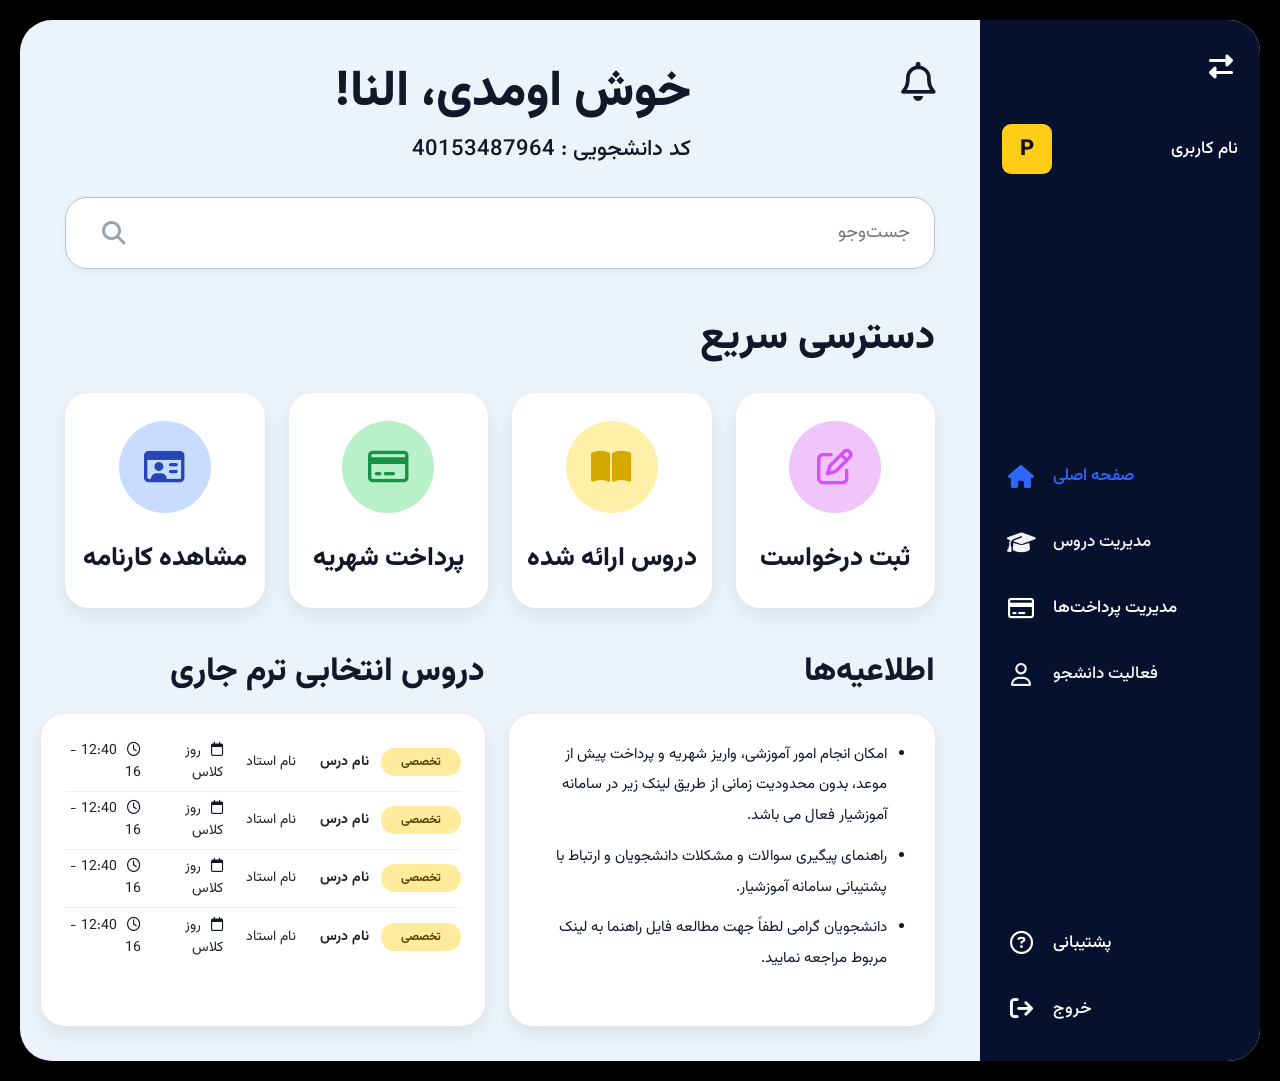
<file: index(1).html>
<!DOCTYPE html>
<html lang="fa" dir="rtl">
<head>
<meta charset="UTF-8">
<meta name="viewport" content="width=device-width, initial-scale=1.0">

<title>داشبورد آموزشیار</title>

<link href="https://fonts.googleapis.com/css2?family=Vazirmatn:wght@300;400;500;600;700;800&display=swap" rel="stylesheet">

<link rel="stylesheet" href="https://cdnjs.cloudflare.com/ajax/libs/font-awesome/6.5.2/css/all.min.css">

<link rel="stylesheet" href="style.css">
</head>

<body>

<div class="app">

    <aside class="sidebar" id="sidebar">

        <div class="sidebar-top">

            <button class="toggle-btn" id="toggleBtn">
                <i class="fa-solid fa-right-left"></i>
            </button>

            <div class="profile">
                <div class="profile-name">نام کاربری</div>
                <div class="avatar">P</div>
            </div>

        </div>

        <nav class="menu">

            <button class="menu-item active" data-page="homePage">
                <span class="menu-text">صفحه اصلی</span>
                <i class="fa-solid fa-house"></i>
            </button>

            <button class="menu-item disabled">
                <span class="menu-text">مدیریت دروس</span>
                <i class="fa-solid fa-graduation-cap"></i>
            </button>

            <button class="menu-item" data-page="paymentPage">
                <span class="menu-text">مدیریت پرداخت‌ها</span>
                <i class="fa-regular fa-credit-card"></i>
            </button>

            <button class="menu-item disabled">
                <span class="menu-text">فعالیت دانشجو</span>
                <i class="fa-regular fa-user"></i>
            </button>

        </nav>

        <div class="sidebar-bottom">

            <button>
                <span class="menu-text">پشتیبانی</span>
                <i class="fa-regular fa-circle-question"></i>
            </button>

            <button>
                <span class="menu-text">خروج</span>
                <i class="fa-solid fa-arrow-right-from-bracket"></i>
            </button>

        </div>

    </aside>

    <main class="main">

        <section id="homePage" class="page active">

            <header class="home-header">

                <i class="fa-regular fa-bell bell"></i>

                <div class="welcome">
                    <h1>خوش اومدی، النا!</h1>
                    <p>کد دانشجویی : 40153487964</p>
                </div>

            </header>

            <div class="search-box">
                <input type="text" placeholder="جست‌وجو">
                <i class="fa-solid fa-magnifying-glass"></i>
            </div>

            <h2 class="section-title">دسترسی سریع</h2>

            <div class="quick-grid">

                <div class="quick-card">
                    <div class="quick-icon pink">
                        <i class="fa-regular fa-pen-to-square"></i>
                    </div>
                    <h3>ثبت درخواست</h3>
                </div>

                <div class="quick-card">
                    <div class="quick-icon yellow">
                        <i class="fa-solid fa-book-open"></i>
                    </div>
                    <h3>دروس ارائه شده</h3>
                </div>

                <div class="quick-card">
                    <div class="quick-icon green">
                        <i class="fa-regular fa-credit-card"></i>
                    </div>
                    <h3>پرداخت شهریه</h3>
                </div>

                <div class="quick-card">
                    <div class="quick-icon blue">
                        <i class="fa-regular fa-id-card"></i>
                    </div>
                    <h3>مشاهده کارنامه</h3>
                </div>

            </div>

            <div class="home-bottom">

                <div class="notice-panel">
                    <h2>اطلاعیه‌ها</h2>

                    <div class="notice-card">
                        <ul>
                            <li>امکان انجام امور آموزشی، واریز شهریه و پرداخت پیش از موعد، بدون محدودیت زمانی از طریق لینک زیر در سامانه آموزشیار فعال می باشد.</li>
                            <li>راهنمای پیگیری سوالات و مشکلات دانشجویان و ارتباط با پشتیبانی سامانه آموزشیار.</li>
                            <li>دانشجویان گرامی لطفاً جهت مطالعه فایل راهنما به لینک مربوط مراجعه نمایید.</li>
                        </ul>
                    </div>
                </div>

                <div class="courses-panel">
                    <h2>دروس انتخابی ترم جاری</h2>

                    <div class="courses-card">

                        <div class="course-row">
                            <span class="badge">تخصصی</span>
                            <strong>نام درس</strong>
                            <span>نام استاد</span>
                            <span><i class="fa-regular fa-calendar"></i> روز کلاس</span>
                            <span><i class="fa-regular fa-clock"></i> 12:40 - 16</span>
                        </div>

                        <div class="course-row">
                            <span class="badge">تخصصی</span>
                            <strong>نام درس</strong>
                            <span>نام استاد</span>
                            <span><i class="fa-regular fa-calendar"></i> روز کلاس</span>
                            <span><i class="fa-regular fa-clock"></i> 12:40 - 16</span>
                        </div>

                        <div class="course-row">
                            <span class="badge">تخصصی</span>
                            <strong>نام درس</strong>
                            <span>نام استاد</span>
                            <span><i class="fa-regular fa-calendar"></i> روز کلاس</span>
                            <span><i class="fa-regular fa-clock"></i> 12:40 - 16</span>
                        </div>

                        <div class="course-row">
                            <span class="badge">تخصصی</span>
                            <strong>نام درس</strong>
                            <span>نام استاد</span>
                            <span><i class="fa-regular fa-calendar"></i> روز کلاس</span>
                            <span><i class="fa-regular fa-clock"></i> 12:40 - 16</span>
                        </div>

                    </div>
                </div>

            </div>

        </section>

        <section id="paymentPage" class="page">

            <header class="payment-header">

                <i class="fa-regular fa-bell bell"></i>

                <h1>مدیریت پرداخت‌ها</h1>

            </header>

            <div class="payment-top">

                <div class="safe-card">
                    <h3>امنیت پرداخت تضمین شده</h3>

                    <p>
                        تمامی تراکنش‌های مالی در بستر امن و با استفاده از درگاه‌های رسمی بانک مرکزی انجام می‌شود.
                    </p>

                    <button class="outline-btn">اطلاعات بیشتر</button>
                </div>

                <div class="finance-card">

                    <div class="finance-stats">

                        <div>
                            <h4>مبلغ کل شهریه (ریال):</h4>
                            <span>385,318,800</span>
                        </div>

                        <div>
                            <h4>مبلغ پرداخت شده (ریال):</h4>
                            <span>380,027,100</span>
                        </div>

                        <div>
                            <h4>وضعیت تراز مالی (ریال):</h4>
                            <span class="debt">5,291,700 (بدهکار)</span>
                        </div>

                    </div>

                    <div class="finance-actions">
                        <button class="outline-btn">دریافت گواهی مالی</button>
                        <button class="primary-btn">پرداخت آنلاین بدهی</button>
                    </div>

                </div>

            </div>

            <div class="payment-bottom">

                <div class="notice-panel payment-notice">
                    <h2>اطلاعیه‌ها</h2>

                    <div class="notice-card">
                        <ul>
                            <li>امکان انجام امور آموزشی، واریز شهریه و پرداخت پیش از موعد، بدون محدودیت زمانی از طریق لینک زیر در سامانه آموزشیار فعال می باشد.</li>
                            <li>راهنمای پیگیری سوالات و مشکلات دانشجویان و ارتباط با پشتیبانی سامانه آموزشیار.</li>
                            <li>دانشجویان گرامی لطفاً جهت مطالعه فایل راهنما به لینک مربوط مراجعه نمایید.</li>
                        </ul>
                    </div>
                </div>

                <div class="history-panel">

                    <div class="tabs">
                        <button class="tab active">تاریخچه تراکنش‌ها</button>
                        <button class="tab">وضعیت بدهی‌ها</button>
                    </div>

                    <h2>تاریخچه پرداخت‌ها</h2>

                    <div class="history-card">

                        <div class="history-item">
                            <span class="circle"></span>
                            <strong>نیمسال دوم تحصیلی 1404-1403</strong>
                            <span>95,181,800</span>
                        </div>

                        <div class="history-item">
                            <span class="circle"></span>
                            <strong>نیمسال سوم تحصیلی 1404-1403</strong>
                            <span>31,038,800</span>
                        </div>

                        <div class="history-item">
                            <span class="circle"></span>
                            <strong>نیمسال اول تحصیلی 1404-1403</strong>
                            <span>95,181,800</span>
                        </div>

                        <div class="history-item">
                            <span class="circle"></span>
                            <strong>نیمسال دوم تحصیلی 1404-1403</strong>
                            <span>95,181,800</span>
                        </div>

                        <button class="more-btn">جزئیات بیشتر</button>

                    </div>

                </div>

            </div>

        </section>

    </main>

</div>

</div>
<div class="mobile-nav">

    <button class="active" data-page="homePage">
        <i class="fa-solid fa-house"></i>
        <span>خانه</span>
    </button>

    <button>
        <i class="fa-solid fa-graduation-cap"></i>
        <span>دروس</span>
    </button>

    <button data-page="paymentPage">
        <i class="fa-regular fa-credit-card"></i>
        <span>پرداخت</span>
    </button>

    <button>
        <i class="fa-regular fa-user"></i>
        <span>فعالیت</span>
    </button>

</div>
<script src="app.js"></script>
</body>
</html>
</file>
<file: style.css>
.mobile-nav{
    display:none ;
}
*{
    margin:0;
    padding:0;
    box-sizing:border-box;
    font-family:'Vazirmatn', sans-serif;
}

body{
    background:#000;
    padding:20px;
}

.app{
    min-height:95vh;
    background:#edf3fb;
    border-radius:32px;
    overflow:hidden;
    display:flex;
}

/* SIDEBAR */

.sidebar{
    width:280px;
    background:#06122d;
    color:#fff;
    padding:28px 18px;
    display:flex;
    flex-direction:column;
    justify-content:space-between;
    transition:.35s ease;
    flex-shrink:0;
}

.sidebar.closed{
    width:92px;
}

.sidebar-top{
    display:flex;
    flex-direction:column;
    gap:34px;
}

.toggle-btn{
    width:42px;
    height:42px;
    border:none;
    background:transparent;
    color:#fff;
    font-size:24px;
    cursor:pointer;
}

.profile{
    display:flex;
    align-items:center;
    justify-content:space-between;
    gap:14px;
    padding:0 4px;
}

.profile-name{
    font-size:17px;
    font-weight:500;
    white-space:nowrap;
}

.avatar{
    width:50px;
    height:50px;
    background:#ffcc16;
    color:#111;
    border-radius:9px;
    display:flex;
    align-items:center;
    justify-content:center;
    font-size:22px;
    font-weight:800;
    flex-shrink:0;
}

.menu{
    margin-top:58px;
    display:flex;
    flex-direction:column;
    gap:18px;
}

.menu-item,
.sidebar-bottom button{
    width:100%;
    height:48px;
    border:none;
    background:transparent;
    color:#fff;
    display:flex;
    align-items:center;
    justify-content:flex-end;
    gap:17px;
    font-size:17px;
    font-weight:500;
    cursor:pointer;
    border-radius:14px;
    padding:0 8px;
    transition:.25s ease;
}

.menu-item i,
.sidebar-bottom i{
    width:30px;
    font-size:23px;
    text-align:center;
    flex-shrink:0;
}

.menu-item:hover,
.sidebar-bottom button:hover{
    background:rgba(255,255,255,.06);
}

.menu-item.active{
    color:#2d67ff;
}

.menu-item.disabled{
    opacity:.95;
}

.sidebar-bottom{
    display:flex;
    flex-direction:column;
    gap:18px;
}

.sidebar.closed .menu-text,
.sidebar.closed .profile-name{
    display:none;
}

.sidebar.closed .profile{
    justify-content:center;
}

.sidebar.closed .menu-item,
.sidebar.closed .sidebar-bottom button{
    justify-content:center;
    padding:0;
}

/* MAIN */

.main{
    flex:1;
    padding:42px 45px 35px;
    overflow:auto;
}

.page{
    display:none;
}

.page.active{
    display:block;
}

/* HOME */

.home-header,
.payment-header{
    display:flex;
    align-items:flex-start;
    justify-content:space-between;
    margin-bottom:30px;
}

.bell{
    font-size:39px;
    color:#111827;
}

.welcome{
    text-align:right;
    margin-left:auto;
    margin-right:210px;
}

.welcome h1{
    font-size:50px;
    font-weight:800;
    color:#111827;
    line-height:1.25;
}

.welcome p{
    font-size:22px;
    font-weight:500;
    color:#111827;
    margin-top:7px;
}

.search-box{
    width:100%;
    height:72px;
    background:#fff;
    border:1px solid #b7c3d4;
    border-radius:22px;
    display:flex;
    align-items:center;
    padding:0 24px;
    box-shadow:0 4px 10px rgba(0,0,0,.04);
    margin-bottom:38px;
}

.search-box input{
    flex:1;
    border:none;
    outline:none;
    background:transparent;
    font-size:18px;
    color:#111827;
}

.search-box i{
    font-size:24px;
    color:#9aa3af;
    margin-left:12px;
}

.section-title{
    font-size:40px;
    font-weight:800;
    color:#111827;
    margin-bottom:24px;
}

.quick-grid{
    display:grid;
    grid-template-columns:repeat(4, 1fr);
    gap:24px;
    margin-bottom:38px;
}

.quick-card{
    height:215px;
    background:#fff;
    border-radius:24px;
    box-shadow:0 8px 20px rgba(0,0,0,.08);
    display:flex;
    flex-direction:column;
    align-items:center;
    justify-content:center;
}

.quick-icon{
    width:92px;
    height:92px;
    border-radius:50%;
    display:flex;
    align-items:center;
    justify-content:center;
    font-size:36px;
    margin-bottom:25px;
}

.quick-card h3{
    font-size:26px;
    font-weight:800; 
    color:#111827;
}

.pink{
    background:#efc5fb;
    color:#d84dff;
}

.yellow{
    background:#fff0a8;
    color:#d5a800;
}

.green{
    background:#b8f0c7;
    color:#159447;
}

.blue{
    background:#c8dcff;
    color:#2746b5;
}

.home-bottom{
    display:grid;
    grid-template-columns:49% 51%;
    gap:24px;
}

.notice-panel h2,
.courses-panel h2,
.history-panel h2{
    font-size:33px;
    font-weight:800;
    margin-bottom:16px;
    color:#111827;
}

.notice-card,
.courses-card,
.history-card{
    background:#fff;
    border-radius:24px;
    box-shadow:0 8px 20px rgba(0,0,0,.08);
}

.notice-card{
    min-height:312px;
    padding:26px 28px;
}

.notice-card ul{
    padding-right:20px;
    line-height:2.05;
    font-size:15px;
    color:#111827;
}

.notice-card li{
    margin-bottom:10px;
}

.courses-card{
    min-height:312px;
    padding:20px 24px;
}

.course-row{
    min-height:58px;
    display:grid;
    grid-template-columns:80px 1fr 1fr 1.15fr 1.25fr;
    gap:12px;
    align-items:center;
    border-bottom:1px solid #eceff4;
    font-size:14px;
    color:#222;
}

.course-row:last-child{
    border-bottom:none;
}

.course-row i{
    color:#111827;
    margin-left:6px;
}

.badge{
    background:#ffeb9b;
    color:#574500;
    border-radius:15px;
    padding:5px 10px;
    font-size:12px;
    text-align:center;
    font-weight:700;
}

/* PAYMENT */

.payment-header h1{
    font-size:50px;
    font-weight:800;
    color:#111827;
    margin-left:auto;
    margin-right:250px;
}

.payment-top{
    display:grid;
    grid-template-columns:38% 62%;
    gap:24px;
    margin-top:18px;
}

.safe-card,
.finance-card{
    min-height:220px;
    background:#fff;
    border-radius:24px;
    box-shadow:0 8px 20px rgba(0,0,0,.08);
    padding:30px;
}

.safe-card h3{
    font-size:27px;
    font-weight:800;
    color:#111827;
    margin-bottom:18px;
}

.safe-card p{
    font-size:16px;
    line-height:2;
    color:#374151;
    max-width:430px;
}

.outline-btn,
.primary-btn{
    height:54px;
    border-radius:16px;
    padding:0 34px;
    font-size:17px;
    font-weight:800;
    cursor:pointer;
    transition:.2s ease;
}

.outline-btn{
    background:transparent;
    border:2px solid #2d67ff;
    color:#2d67ff;
}

.primary-btn{
    background:#2d67ff;
    border:2px solid #2d67ff;
    color:#fff;
}

.safe-card .outline-btn{
    margin-top:25px;
}

.finance-stats{
    display:grid;
    grid-template-columns:repeat(3, 1fr);
    gap:22px;
    align-items:start;
}

.finance-stats h4{
    font-size:18px;
    font-weight:700;
    color:#111827;
    margin-bottom:14px;
}

.finance-stats span{
    font-size:26px;
    font-weight:800;
    color:#111827;
}

.finance-stats .debt{
    color:#c62828;
    font-size:23px;
}

.finance-actions{
    display:flex;
    justify-content:flex-end;
    gap:18px;
    margin-top:58px;
}

.payment-bottom{
    display:grid;
    grid-template-columns:49% 51%;
    gap:24px;
    margin-top:36px;
}

.payment-notice .notice-card{
    min-height:355px;
}

.history-panel{
    position:relative;
}

.tabs{
    display:flex;
    gap:12px;
    margin-bottom:18px;
}

.tab{
    height:45px;
    padding:0 25px;
    border:none;
    border-radius:15px;
    background:#fff;
    color:#111827;
    font-size:15px;
    font-weight:800;
    cursor:pointer;
    box-shadow:0 5px 14px rgba(0,0,0,.06);
}

.tab.active{
    background:#2d67ff;
    color:#fff;
}

.history-card{
    min-height:292px;
    padding:22px 24px;
}

.history-item{
    height:48px;
    border:1px solid #d9dee8;
    border-radius:15px;
    margin-bottom:12px;
    display:grid;
    grid-template-columns:24px 1fr auto;
    align-items:center;
    gap:12px;
    padding:0 14px;
    font-size:14px;
    color:#111827;
}

.history-item strong{
    font-size:14px;
    font-weight:700;
}

.history-item span:last-child{
    font-weight:800;
}

.circle{
    width:12px;
    height:12px;
    background:#2d67ff;
    border-radius:50%;
}

.more-btn{
    width:170px;
    height:46px;
    border:none;
    background:#2d67ff;
    color:#fff;
    border-radius:15px;
    font-size:16px;
    font-weight:800;
    cursor:pointer;
    margin-top:4px;
}

/* RESPONSIVE */

@media(max-width:1250px){
    .welcome,
    .payment-header h1{
        margin-right:80px;
    }

    .quick-grid{
        grid-template-columns:repeat(2, 1fr);
    }

    .home-bottom,
    .payment-bottom,
    .payment-top{
        grid-template-columns:1fr;
    }

    .finance-stats{
        grid-template-columns:1fr;
    }
}

@media(max-width:850px){
    body{
        padding:10px;
    }

    .app{
        flex-direction:column;
    }

    .sidebar,
    .sidebar.closed{
        width:100%;
        min-height:auto;
    }

    .sidebar.closed .menu-text,
    .sidebar.closed .profile-name{
        display:block;
    }

    .main{
        padding:25px 18px;
    }

    .welcome,
    .payment-header h1{
        margin-right:0;
    }

    .welcome h1,
    .payment-header h1{
        font-size:32px;
    }

    .welcome p{
        font-size:17px;
    }

    .quick-grid{
        grid-template-columns:1fr;
    }

    .course-row{
        grid-template-columns:1fr;
        gap:6px;
        padding:14px 0;
    }

    .finance-actions{
        flex-direction:column;
    }

    .outline-btn,
    .primary-btn{
        width:100%;
    }
}
@media (max-width:768px){

body{
    padding:0;
    background:#edf3fb;
}

.app{
    border-radius:0;
    min-height:100vh;
}

.sidebar{
    display:none;
}

.main{
    padding:20px 14px 95px;
}

/* HOME */

.home-header,
.payment-header{
    margin-bottom:20px;
}

.bell{
    font-size:22px;
}

.welcome,
.payment-header h1{
    margin:0;
}

.welcome h1,
.payment-header h1{
    font-size:20px;
    font-weight:800;
}

.welcome p{
    font-size:14px;
    margin-top:4px;
}

.search-box{
    height:52px;
    border-radius:18px;
    margin-bottom:25px;
}

.search-box input{
    font-size:14px;
}

.section-title{
    font-size:20px;
    margin-bottom:12px;
}

.quick-grid{
    grid-template-columns:repeat(4,1fr);
    gap:10px;
    margin-bottom:30px;
}

.quick-card{
    height:105px;
    border-radius:18px;
}

.quick-icon{
    width:52px;
    height:52px;
    margin-bottom:10px;
    font-size:22px;
}

.quick-card h3{
    font-size:11px;
    text-align:center;
}

.home-bottom{
    display:flex;
    flex-direction:column-reverse;
    gap:25px;
}

.courses-panel h2,
.notice-panel h2,
.history-panel h2{
    font-size:20px;
}

.course-row{
    display:flex;
    flex-wrap:wrap;
    gap:8px;
    padding:12px 0;
}

.course-row strong{
    width:100%;
    font-size:16px;
}

/* PAYMENT */

.payment-top{
    display:flex;
    flex-direction:column-reverse;
    gap:20px;
}

.payment-bottom{
    display:flex;
    flex-direction:column-reverse;
    gap:25px;
}

.finance-card,
.safe-card,
.notice-card,
.history-card{
    width:100%;
    border-radius:22px;
}

.finance-card{
    padding:24px;
}

.finance-stats{
    display:flex;
    flex-direction:column;
    gap:25px;
    text-align:center;
}

.finance-stats h4{
    font-size:18px;
}

.finance-stats span{
    font-size:20px;
}

.finance-actions{
    margin-top:30px;
    flex-direction:column-reverse;
}

.finance-actions button{
    width:100%;
}

.safe-card{
    text-align:center;
    padding:24px;
}

.safe-card h3{
    font-size:18px;
}

.safe-card p{
    font-size:15px;
}

.safe-card .outline-btn{
    width:100%;
}

.tabs{
    justify-content:flex-start;
    margin-bottom:18px;
}

.tab{
    background:transparent;
    box-shadow:none;
    border-radius:0;
    padding:0 5px;
    height:auto;
}

.tab.active{
    background:transparent;
    color:#f3a300;
    border-bottom:2px solid #f3a300;
    padding-bottom:10px;
}

.history-card{
    padding:14px;
}

.history-item{
    height:44px;
    font-size:12px;
    grid-template-columns:18px 1fr auto;
}

.history-item strong{
    font-size:12px;
}

.more-btn{
    width:100%;
    margin-top:12px;
}

/* Bottom Nav */

.mobile-nav{
    display:flex;
    position:fixed;
    bottom:0;
    left:0;
    right:0;
    height:74px;
    background:#06122d;
    justify-content:space-around;
    align-items:center;
    z-index:9999;
}

.mobile-nav button{
    background:none;
    border:none;
    color:#fff;
    display:flex;
    flex-direction:column;
    align-items:center;
    gap:5px;
}

.mobile-nav button i{
    font-size:22px;
}

.mobile-nav button span{
    font-size:11px;
}

.mobile-nav .active{
    color:#2d67ff;
}

}
.mobile-nav button{
    flex:1;
    height:100%;
    border:none;
    background:none;
    color:#fff;
    display:flex;
    flex-direction:column;
    align-items:center;
    justify-content:center;
    gap:6px;
    cursor:pointer;
}

.mobile-nav button i{
    font-size:22px;
}

.mobile-nav button span{
    font-size:11px;
}

.mobile-nav button.active{
    color:#2d67ff;
}
</file>
